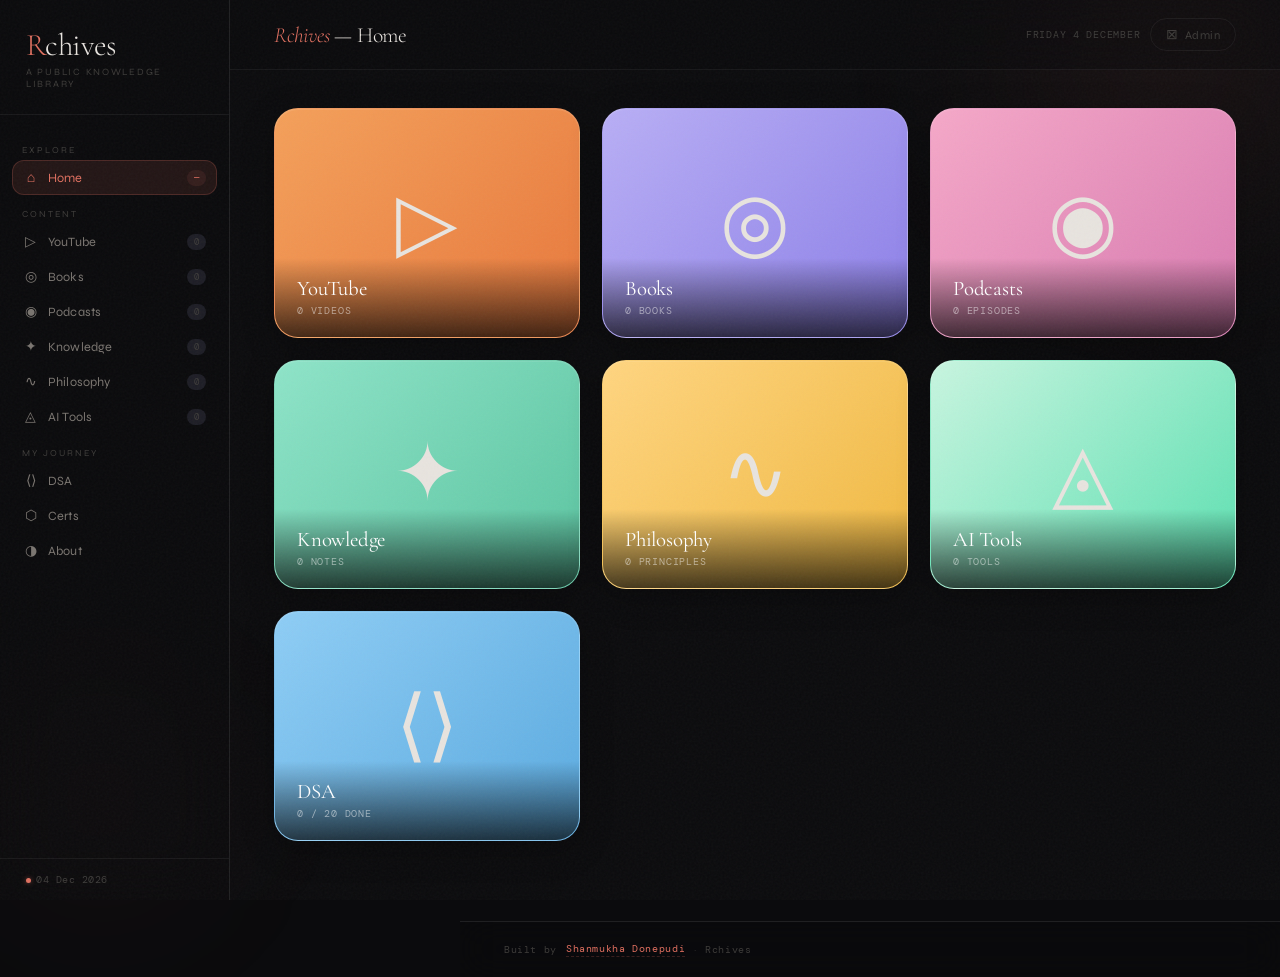
<file: rchives.html>
<!DOCTYPE html>
<html lang="en">
<head>
<meta charset="UTF-8">
<meta name="viewport" content="width=device-width, initial-scale=1.0">
<title>Rchives — A Public Knowledge Library</title>
<meta name="description" content="A curated public library of everything I consume — books, videos, podcasts, knowledge, and philosophy.">
<link href="https://fonts.googleapis.com/css2?family=Cormorant+Garamond:ital,wght@0,300;0,400;0,500;1,300;1,400&family=Syne:wght@300;400;500;600&family=DM+Mono:wght@300;400&display=swap" rel="stylesheet">
<style>
:root {
  --bg:#0b0b0d; --surface:#111115; --surface2:#17171d; --surface3:#1d1d25;
  --salmon:#e07060; --salmon-glow:rgba(224,112,96,0.11); --salmon-soft:#c9604e;
  --text:#e8e4df; --text-muted:#7a7570; --text-dim:#3e3c3a;
  --border:rgba(255,255,255,0.055); --border-salmon:rgba(224,112,96,0.22);
  --glass:rgba(255,255,255,0.03); --glass-border:rgba(255,255,255,0.09);
  --radius:20px; --radius-sm:12px; --radius-lg:32px; --sidebar:230px;
}
*,*::before,*::after{box-sizing:border-box;margin:0;padding:0}
html{scroll-behavior:smooth}
body{font-family:'Syne',sans-serif;background:var(--bg);color:var(--text);min-height:100vh;overflow-x:hidden}
body::after{content:'';position:fixed;inset:0;background-image:url("data:image/svg+xml,%3Csvg viewBox='0 0 512 512' xmlns='http://www.w3.org/2000/svg'%3E%3Cfilter id='n'%3E%3CfeTurbulence type='fractalNoise' baseFrequency='0.8' numOctaves='4' stitchTiles='stitch'/%3E%3C/filter%3E%3Crect width='100%25' height='100%25' filter='url(%23n)' opacity='0.04'/%3E%3C/svg%3E");pointer-events:none;z-index:9999;}
.blob{position:fixed;border-radius:50%;pointer-events:none;z-index:0;filter:blur(70px)}
.blob-1{width:520px;height:520px;background:radial-gradient(circle,rgba(224,112,96,0.08) 0%,transparent 70%);top:-200px;right:-150px;animation:d1 14s ease-in-out infinite alternate}
.blob-2{width:360px;height:360px;background:radial-gradient(circle,rgba(224,112,96,0.05) 0%,transparent 70%);bottom:-80px;left:-80px;animation:d2 18s ease-in-out infinite alternate}
@keyframes d1{to{transform:translate(30px,40px)}}
@keyframes d2{to{transform:translate(-20px,-30px)}}

/* SIDEBAR */
.sidebar{position:fixed;left:0;top:0;bottom:0;width:var(--sidebar);background:rgba(11,11,13,0.55);backdrop-filter:blur(28px);-webkit-backdrop-filter:blur(28px);border-right:1px solid var(--glass-border);display:flex;flex-direction:column;z-index:100;transition:transform .3s ease;}
.logo-wrap{padding:30px 26px 24px;border-bottom:1px solid var(--border)}
.logo{font-family:'Cormorant Garamond',serif;font-size:1.95rem;font-weight:300;letter-spacing:-0.02em;line-height:1}
.logo span{color:var(--salmon)}
.logo-tag{font-size:0.6rem;color:var(--text-dim);letter-spacing:0.18em;text-transform:uppercase;margin-top:5px}
.nav{flex:1;padding:16px 12px;overflow-y:auto}
.nav-lbl{font-size:0.57rem;letter-spacing:0.22em;text-transform:uppercase;color:var(--text-dim);padding:0 10px;margin:14px 0 4px}
.nav-item{display:flex;align-items:center;gap:9px;padding:8px 10px;border-radius:var(--radius-sm);cursor:pointer;font-size:0.79rem;color:var(--text-muted);font-weight:400;transition:all .18s;border:1px solid transparent;letter-spacing:0.01em;user-select:none;}
.nav-item:hover{color:var(--text);background:var(--surface2)}
.nav-item.active{color:var(--salmon);background:var(--salmon-glow);border-color:var(--border-salmon)}
.ni{font-size:0.87rem;width:16px;text-align:center}
.nbadge{margin-left:auto;font-size:0.57rem;font-family:'DM Mono',monospace;color:var(--text-dim);background:var(--surface3);padding:2px 7px;border-radius:50px;}
.nav-item.active .nbadge{color:var(--salmon);background:rgba(224,112,96,0.1)}
.sidebar-foot{padding:14px 26px;border-top:1px solid var(--border)}
.foot-date{font-family:'DM Mono',monospace;font-size:0.63rem;color:var(--text-dim);letter-spacing:0.05em}
.foot-dot{width:5px;height:5px;border-radius:50%;background:var(--salmon);display:inline-block;margin-right:5px;box-shadow:0 0 5px rgba(224,112,96,0.5);animation:blink 2.4s ease infinite}
@keyframes blink{0%,100%{opacity:1}50%{opacity:0.3}}

/* MAIN + TOPBAR */
.main{margin-left:var(--sidebar);min-height:100vh;position:relative;z-index:1}
.topbar{position:sticky;top:0;padding:18px 44px;display:flex;align-items:center;justify-content:space-between;gap:16px;border-bottom:1px solid var(--border);background:rgba(11,11,13,0.4);backdrop-filter:blur(32px);-webkit-backdrop-filter:blur(32px);z-index:50;}
.topbar-title{font-family:'Cormorant Garamond',serif;font-size:1.35rem;font-weight:300;letter-spacing:-0.01em}
.topbar-title em{color:var(--salmon);font-style:italic}
.topbar-right{display:flex;align-items:center;gap:10px}
.topbar-meta{font-size:0.64rem;font-family:'DM Mono',monospace;color:var(--text-dim);letter-spacing:0.07em}

/* BUTTONS */
.add-btn{display:none;align-items:center;gap:7px;padding:8px 18px;background:var(--salmon-glow);border:1px solid var(--border-salmon);border-radius:50px;color:var(--salmon);font-size:0.75rem;font-family:'Syne',sans-serif;font-weight:600;cursor:pointer;transition:all .22s;letter-spacing:0.05em;white-space:nowrap;}
.add-btn.visible{display:flex}
.add-btn:hover{background:rgba(224,112,96,0.2);box-shadow:0 0 18px rgba(224,112,96,0.15)}
.manage-btn{display:none;align-items:center;gap:6px;padding:7px 15px;background:var(--glass);backdrop-filter:blur(10px);-webkit-backdrop-filter:blur(10px);border:1px solid var(--glass-border);border-radius:50px;color:var(--text-muted);font-size:.72rem;font-family:'Syne',sans-serif;cursor:pointer;transition:all .18s;white-space:nowrap;}
.manage-btn.visible{display:flex}
.manage-btn:hover{border-color:var(--border-salmon);color:var(--text)}
.manage-btn.on{background:rgba(255,80,80,.08);border-color:rgba(255,80,80,.25);color:#ff6060}
.lock-btn{display:flex;align-items:center;gap:6px;padding:7px 15px;background:transparent;border:1px solid var(--border);border-radius:50px;color:var(--text-dim);font-size:.72rem;font-family:'Syne',sans-serif;cursor:pointer;transition:all .22s;letter-spacing:0.04em;white-space:nowrap;}
.lock-btn:hover{border-color:var(--border-salmon);color:var(--text-muted)}
.lock-btn.authed{border-color:rgba(74,222,128,.28);color:#4ade80;background:rgba(74,222,128,.05)}
.lock-btn.authed:hover{background:rgba(74,222,128,.1)}
.lock-icon{font-size:.85rem;display:inline-block;transition:transform .3s}
.lock-btn:hover .lock-icon{transform:rotate(-12deg)}

/* AUTH OVERLAY */
.auth-bg{position:fixed;inset:0;background:rgba(0,0,0,.84);backdrop-filter:blur(20px);-webkit-backdrop-filter:blur(20px);z-index:2000;display:none;align-items:center;justify-content:center;}
.auth-bg.open{display:flex;animation:mfade .2s ease}
.auth-box{width:320px;text-align:center;position:relative;animation:mslide .3s cubic-bezier(.34,1.56,.64,1)}
.auth-emblem{font-size:2.8rem;margin-bottom:16px;display:block;animation:lockbob 3s ease-in-out infinite;filter:drop-shadow(0 0 14px rgba(224,112,96,.4))}
@keyframes lockbob{0%,100%{transform:translateY(0)}50%{transform:translateY(-5px)}}
.auth-title{font-family:'Cormorant Garamond',serif;font-size:1.65rem;font-weight:300;color:var(--text);margin-bottom:3px}
.auth-sub{font-size:.59rem;color:var(--text-dim);letter-spacing:.18em;text-transform:uppercase;margin-bottom:26px}
.auth-field{width:100%;background:rgba(255,255,255,.06);border:1px solid var(--glass-border);border-radius:var(--radius-sm);padding:11px 14px;color:var(--text);font-size:.82rem;font-family:'DM Mono',monospace;outline:none;text-align:center;letter-spacing:.07em;margin-bottom:9px;transition:all .2s;}
.auth-field:focus{border-color:var(--border-salmon);box-shadow:0 0 0 3px var(--salmon-glow)}
.auth-field::placeholder{color:var(--text-dim);letter-spacing:.03em;font-family:'Syne',sans-serif}
.auth-go{width:100%;padding:12px;margin-top:4px;background:linear-gradient(135deg,var(--salmon-soft),var(--salmon));border:none;border-radius:50px;color:#fff;font-size:.78rem;font-family:'Syne',sans-serif;font-weight:700;cursor:pointer;letter-spacing:.09em;text-transform:uppercase;transition:all .22s;}
.auth-go:hover{box-shadow:0 8px 24px rgba(224,112,96,.3);transform:translateY(-1px)}
.auth-err{font-size:.66rem;color:#ff6060;min-height:15px;margin-top:8px;font-family:'DM Mono',monospace}
.auth-close-x{position:absolute;top:-40px;right:0;width:30px;height:30px;border-radius:50%;border:1px solid var(--border);background:transparent;color:var(--text-dim);cursor:pointer;font-size:.82rem;display:flex;align-items:center;justify-content:center;transition:all .18s;}
.auth-close-x:hover{border-color:var(--border-salmon);color:var(--salmon)}

/* HOME GRID */
.home-grid{display:grid;grid-template-columns:repeat(3,1fr);gap:22px;padding:38px 44px 80px;}
.sec-block{border-radius:24px;overflow:hidden;cursor:pointer;transition:transform .25s ease,box-shadow .25s ease;position:relative;aspect-ratio:4/3;display:flex;flex-direction:column;justify-content:flex-end;border:1px solid rgba(255,255,255,0.12);backdrop-filter:blur(10px);-webkit-backdrop-filter:blur(10px);box-shadow:0 8px 32px rgba(0,0,0,0.3),inset 0 1px 0 rgba(255,255,255,0.08);}
.sec-block:hover{transform:translateY(-6px) scale(1.02);box-shadow:0 24px 60px rgba(0,0,0,0.5)}
.sec-block-art{position:absolute;inset:0;display:flex;align-items:center;justify-content:center;font-size:5rem;transition:transform .3s ease;}
.sec-block:hover .sec-block-art{transform:scale(1.08)}
.sec-block-footer{position:relative;z-index:2;padding:18px 22px 20px;background:linear-gradient(to top,rgba(0,0,0,0.72) 0%,transparent 100%);}
.sec-block-name{font-family:'Cormorant Garamond',serif;font-size:1.3rem;font-weight:400;color:#fff;letter-spacing:-0.01em;margin-bottom:3px}
.sec-block-count{font-size:0.62rem;font-family:'DM Mono',monospace;color:rgba(255,255,255,0.5);letter-spacing:0.08em;text-transform:uppercase}
.sb-videos   {background:linear-gradient(135deg,#f4a05a 0%,#e8783c 100%)}
.sb-books    {background:linear-gradient(135deg,#b8aef5 0%,#8c7fe8 100%)}
.sb-podcasts {background:linear-gradient(135deg,#f5a8c8 0%,#d87ab0 100%)}
.sb-knowledge{background:linear-gradient(135deg,#8ee4c8 0%,#5ac4a0 100%)}
.sb-philosophy{background:linear-gradient(135deg,#ffd580 0%,#f0b840 100%)}
.sb-dsa      {background:linear-gradient(135deg,#8ecdf5 0%,#5aaae0 100%)}
.sb-aitools  {background:linear-gradient(135deg,#c8f5e0 0%,#5ae0b0 100%)}

/* PAGES */
.page{display:none;padding:42px 44px 80px;animation:appear .28s ease both}
.page.active{display:block}
.page#page-home{padding:0}
@keyframes appear{from{opacity:0;transform:translateY(8px)}to{opacity:1;transform:none}}

/* SECTION HEADER */
.sec{display:flex;align-items:baseline;gap:11px;margin-bottom:18px}
.sec-title{font-family:'Cormorant Garamond',serif;font-size:1.38rem;font-weight:400;letter-spacing:-0.01em}
.sec-count{font-size:0.63rem;font-family:'DM Mono',monospace;color:var(--text-dim);letter-spacing:0.05em}

/* GRID + CARDS */
.grid{display:grid;grid-template-columns:repeat(auto-fill,minmax(262px,1fr));gap:13px;margin-bottom:48px}
#grid-books{grid-template-columns:repeat(auto-fill,minmax(180px,1fr))}
.card{background:var(--glass);backdrop-filter:blur(16px);-webkit-backdrop-filter:blur(16px);border:1px solid var(--glass-border);border-radius:var(--radius);padding:0;transition:all .22s;position:relative;overflow:hidden;display:flex;flex-direction:column;}
.card::before{content:'';position:absolute;top:0;left:0;width:2px;height:0;background:linear-gradient(180deg,var(--salmon),transparent);transition:height .3s;border-radius:2px;z-index:1}
.card:hover{border-color:var(--border-salmon);transform:translateY(-2px);box-shadow:0 12px 38px rgba(0,0,0,0.35),0 0 22px rgba(224,112,96,0.06)}
.card:hover::before{height:100%}
.card-thumb-wrap{width:100%;overflow:hidden}
.card-thumb{width:100%;aspect-ratio:16/9;object-fit:cover;display:block;background:var(--surface3)}
.card-thumb.book-cover{aspect-ratio:2/3;object-fit:cover;object-position:top}
.card-body{padding:18px 20px;flex:1;display:flex;flex-direction:column}
.card-pill{display:inline-flex;align-items:center;gap:5px;font-size:0.58rem;letter-spacing:0.14em;text-transform:uppercase;color:var(--salmon);background:var(--salmon-glow);border:1px solid var(--border-salmon);padding:3px 9px;border-radius:50px;margin-bottom:12px;font-weight:600}
.card-title{font-family:'Cormorant Garamond',serif;font-size:1.13rem;font-weight:400;line-height:1.35;margin-bottom:6px;color:var(--text)}
.card-title a{color:inherit;text-decoration:none;transition:color .18s}
.card-title a:hover{color:var(--salmon)}
.card-author{font-size:0.67rem;color:var(--text-muted);font-family:'DM Mono',monospace;margin-bottom:9px;letter-spacing:0.03em}
.card-note{font-size:0.77rem;color:var(--text-muted);line-height:1.65;display:-webkit-box;-webkit-line-clamp:3;-webkit-box-orient:vertical;overflow:hidden;margin-bottom:10px}
.chips{display:flex;flex-wrap:wrap;gap:5px}
.chip{padding:2px 8px;border:1px solid var(--border);border-radius:50px;font-size:0.59rem;color:var(--text-dim);letter-spacing:0.07em;text-transform:uppercase}
.card-date{margin-top:auto;padding-top:10px;font-size:0.6rem;color:var(--text-dim);font-family:'DM Mono',monospace;letter-spacing:0.04em}
.card-del{position:absolute;top:10px;right:10px;width:24px;height:24px;border-radius:50%;border:1px solid var(--border);background:rgba(11,11,13,.8);color:var(--text-dim);font-size:.68rem;cursor:pointer;display:flex;align-items:center;justify-content:center;opacity:0;transition:all .18s;z-index:2;backdrop-filter:blur(4px)}
.card:hover .card-del{opacity:1}
.card-del:hover{background:rgba(224,112,96,.15);color:var(--salmon);border-color:var(--border-salmon)}

/* PHILOSOPHY */
.quote-block{background:var(--glass);backdrop-filter:blur(12px);-webkit-backdrop-filter:blur(12px);border:1px solid var(--glass-border);border-left:2px solid var(--salmon);border-radius:0 var(--radius) var(--radius) 0;padding:22px 26px;margin-bottom:11px;transition:all .2s;position:relative}
.quote-block:hover{border-left-width:3px;transform:translateX(4px);box-shadow:0 4px 26px rgba(224,112,96,0.07)}
.quote-text{font-family:'Cormorant Garamond',serif;font-size:1.28rem;font-weight:300;font-style:italic;line-height:1.6;color:var(--text);margin-bottom:9px}
.quote-source{font-size:0.66rem;color:var(--text-muted);letter-spacing:0.1em;text-transform:uppercase;font-family:'DM Mono',monospace}
.quote-note{font-size:0.77rem;color:var(--text-muted);line-height:1.65;margin-top:9px}

/* DSA */
.dsa-grid{display:grid;grid-template-columns:repeat(auto-fill,minmax(112px,1fr));gap:9px;margin-bottom:34px}
.dsa-chip{background:var(--glass);backdrop-filter:blur(10px);-webkit-backdrop-filter:blur(10px);border:1px solid var(--glass-border);border-radius:var(--radius-sm);padding:14px 10px;text-align:center;transition:all .18s}
.dsa-chip.done{border-color:var(--border-salmon);background:var(--salmon-glow)}
.dsa-chip:hover{transform:translateY(-2px);box-shadow:0 6px 18px rgba(0,0,0,0.28)}
.dsa-ico{font-size:1.3rem;margin-bottom:5px}
.dsa-name{font-size:0.67rem;color:var(--text-muted)}
.dsa-chip.done .dsa-name{color:var(--salmon)}
.dsa-check{font-size:0.52rem;color:var(--salmon);margin-top:3px;letter-spacing:0.06em;text-transform:uppercase}

/* CERTS */
.cert-row{display:flex;flex-wrap:wrap;gap:9px}
.cert-tag{display:inline-flex;align-items:center;gap:7px;padding:9px 15px;background:var(--glass);backdrop-filter:blur(10px);-webkit-backdrop-filter:blur(10px);border:1px solid var(--glass-border);border-radius:50px;font-size:0.74rem;color:var(--text-muted);transition:all .18s}
.cert-tag:hover{transform:translateY(-1px);box-shadow:0 4px 14px rgba(0,0,0,0.28)}
.cert-tag.done{border-color:var(--border-salmon);color:var(--salmon);background:var(--salmon-glow)}
.cert-tag.inprog{border-color:rgba(212,168,67,0.3);color:#d4a843;background:rgba(212,168,67,0.08)}
.cert-dot{width:5px;height:5px;border-radius:50%;background:currentColor;flex-shrink:0}
.cert-tag.done .cert-dot{box-shadow:0 0 5px rgba(224,112,96,0.6);animation:pulse 2.2s ease infinite}
@keyframes pulse{0%,100%{opacity:1}50%{opacity:0.35}}
.cert-status{font-size:0.57rem;opacity:0.6;letter-spacing:0.06em;text-transform:uppercase;font-family:'DM Mono',monospace}

/* PROGRESS */
.prog-item{margin-bottom:18px}
.prog-top{display:flex;justify-content:space-between;align-items:center;margin-bottom:7px}
.prog-label{font-size:0.76rem;color:var(--text-muted)}
.prog-pct{font-size:0.67rem;color:var(--salmon);font-family:'DM Mono',monospace}
.prog-bar{height:3px;background:var(--surface3);border-radius:50px;overflow:hidden}
.prog-fill{height:100%;background:linear-gradient(90deg,var(--salmon-soft),var(--salmon));border-radius:50px;box-shadow:0 0 5px rgba(224,112,96,0.3);transition:width .9s cubic-bezier(.4,0,.2,1)}

/* ABOUT */
.about-panel{background:var(--glass);backdrop-filter:blur(16px);-webkit-backdrop-filter:blur(16px);border:1px solid var(--glass-border);border-radius:var(--radius-lg);padding:34px 38px;margin-bottom:26px;display:grid;grid-template-columns:1fr 1fr;gap:34px}
.about-label{font-size:0.6rem;letter-spacing:0.16em;text-transform:uppercase;color:var(--text-dim);margin-bottom:9px}
.about-val{font-family:'Cormorant Garamond',serif;font-size:1.02rem;font-weight:300;color:var(--text-muted);line-height:1.8}
.mantra{font-family:'Cormorant Garamond',serif;font-size:0.97rem;font-style:italic;color:var(--text-muted);line-height:1.7;padding:12px 0 12px 17px;border-bottom:1px solid var(--border);position:relative}
.mantra::before{content:'"';position:absolute;left:0;top:11px;color:var(--salmon);font-size:1.4rem;opacity:0.4;line-height:1}
.mantra:last-child{border-bottom:none}

/* EMPTY */
.empty{grid-column:1/-1;padding:48px 20px;text-align:center;border:1px dashed var(--border);border-radius:var(--radius-lg)}
.empty-ico{font-size:1.9rem;opacity:0.18;margin-bottom:9px}
.empty-title{font-family:'Cormorant Garamond',serif;font-size:1.05rem;color:var(--text-dim);font-weight:300}
.empty-sub{font-size:0.72rem;color:var(--text-dim);margin-top:5px;opacity:.7}
.divider{height:1px;background:var(--border);margin:38px 0}

/* MODAL */
.modal-bg{position:fixed;inset:0;background:rgba(0,0,0,0.75);backdrop-filter:blur(12px);z-index:1000;display:none;align-items:center;justify-content:center;padding:20px}
.modal-bg.open{display:flex;animation:mfade .18s ease}
@keyframes mfade{from{opacity:0}to{opacity:1}}
.modal{background:rgba(17,17,21,0.5);backdrop-filter:blur(28px);-webkit-backdrop-filter:blur(28px);border:1px solid var(--glass-border);border-radius:var(--radius-lg);padding:36px;width:500px;max-width:100%;max-height:88vh;overflow-y:auto;animation:mslide .26s cubic-bezier(.34,1.56,.64,1);position:relative}
@keyframes mslide{from{opacity:0;transform:translateY(24px) scale(.97)}to{opacity:1;transform:none}}
.modal-title{font-family:'Cormorant Garamond',serif;font-size:1.5rem;font-weight:300;margin-bottom:24px;letter-spacing:-.01em}
.modal-title em{color:var(--salmon);font-style:italic}
.modal-x{position:absolute;top:18px;right:18px;width:30px;height:30px;border-radius:50%;border:1px solid var(--border);background:transparent;color:var(--text-muted);cursor:pointer;font-size:.88rem;display:flex;align-items:center;justify-content:center;transition:all .18s}
.modal-x:hover{border-color:var(--border-salmon);color:var(--salmon)}
.fg{margin-bottom:17px}
.fg label{display:block;font-size:0.66rem;letter-spacing:0.13em;text-transform:uppercase;color:var(--text-muted);margin-bottom:6px;font-weight:500}
.fg input,.fg select,.fg textarea{width:100%;background:var(--surface2);border:1px solid var(--border);border-radius:var(--radius-sm);padding:10px 13px;color:var(--text);font-size:0.82rem;font-family:'Syne',sans-serif;outline:none;transition:all .18s;appearance:none}
.fg input:focus,.fg select:focus,.fg textarea:focus{border-color:var(--border-salmon);box-shadow:0 0 0 3px var(--salmon-glow)}
.fg textarea{resize:vertical;min-height:80px;line-height:1.6}
select option{background:var(--surface2)}
.type-grid{display:grid;grid-template-columns:repeat(3,1fr);gap:7px;margin-bottom:17px}
.type-opt{padding:10px 6px;border:1px solid var(--border);border-radius:var(--radius-sm);text-align:center;cursor:pointer;font-size:0.69rem;color:var(--text-muted);transition:all .17s;letter-spacing:.04em;user-select:none}
.type-opt:hover{border-color:var(--border-salmon);color:var(--text)}
.type-opt.sel{border-color:var(--salmon);color:var(--salmon);background:var(--salmon-glow)}
.type-opt .ti{font-size:1.2rem;display:block;margin-bottom:3px}
.yt-extra,.aitool-extra,.book-extra{display:none;margin-bottom:17px}
.thumb-preview{width:100%;aspect-ratio:16/9;object-fit:cover;border-radius:var(--radius-sm);border:1px solid var(--border);margin-top:8px;display:none;background:var(--surface3)}
.thumb-preview.show{display:block}
.cover-preview{width:80px;border-radius:6px;border:1px solid var(--border);margin-top:8px;display:none}
.cover-preview.show{display:block}
.save-btn{width:100%;padding:12px;background:linear-gradient(135deg,var(--salmon-soft),var(--salmon));border:none;border-radius:50px;color:#fff;font-size:0.82rem;font-family:'Syne',sans-serif;font-weight:600;cursor:pointer;letter-spacing:.05em;transition:all .22s;margin-top:4px}
.save-btn:hover{box-shadow:0 8px 26px rgba(224,112,96,.3);transform:translateY(-1px)}

/* BACK BUTTON */
.back-btn{display:inline-flex;align-items:center;gap:8px;padding:8px 16px;background:transparent;border:1px solid var(--border);border-radius:50px;color:var(--text-muted);font-size:0.72rem;font-family:'Syne',sans-serif;cursor:pointer;transition:all .2s;letter-spacing:0.04em;margin-bottom:28px;}
.back-btn:hover{border-color:var(--border-salmon);color:var(--salmon);background:var(--salmon-glow)}
.back-btn .ba{font-size:0.85rem;transition:transform .2s}
.back-btn:hover .ba{transform:translateX(-3px)}

/* FOOTER */
.site-footer{margin-left:var(--sidebar);padding:20px 44px;border-top:1px solid var(--glass-border);display:flex;align-items:center;gap:9px;background:rgba(11,11,13,0.35);backdrop-filter:blur(20px);-webkit-backdrop-filter:blur(20px);position:relative;z-index:1;}
.footer-text{font-size:0.65rem;color:var(--text-dim);font-family:'DM Mono',monospace;letter-spacing:0.06em}
.footer-link{font-size:0.65rem;font-family:'DM Mono',monospace;color:var(--salmon);text-decoration:none;letter-spacing:0.06em;border-bottom:1px dashed var(--border-salmon);padding-bottom:1px;transition:all .18s;}
.footer-link:hover{color:var(--text);border-color:var(--text-muted)}
.footer-dot{color:var(--text-dim);font-size:0.65rem;opacity:0.5}

::-webkit-scrollbar{width:3px}
::-webkit-scrollbar-track{background:transparent}
::-webkit-scrollbar-thumb{background:var(--surface3);border-radius:4px}

.mob-btn{display:none;position:fixed;top:13px;left:13px;z-index:200;width:34px;height:34px;background:var(--glass);backdrop-filter:blur(16px);-webkit-backdrop-filter:blur(16px);border:1px solid var(--glass-border);border-radius:10px;align-items:center;justify-content:center;cursor:pointer;font-size:.95rem;color:var(--text-muted)}
.mob-ov{display:none;position:fixed;inset:0;background:rgba(0,0,0,.55);z-index:99}
.mob-ov.open{display:block}

@media(max-width:860px){
  .sidebar{transform:translateX(-100%)}
  .sidebar.open{transform:none}
  .main{margin-left:0}
  .page{padding:26px 18px 60px}
  .page#page-home{padding:0}
  .topbar{padding:15px 18px 15px 58px}
  .about-panel{grid-template-columns:1fr;gap:22px}
  .mob-btn{display:flex}
  .topbar-meta{display:none}
  .type-grid{grid-template-columns:repeat(2,1fr)}
  .home-grid{grid-template-columns:repeat(2,1fr);padding:20px 18px 60px;gap:14px}
  .sec-block-art{font-size:3.5rem}
  .sec-block-name{font-size:1.1rem}
  .site-footer{margin-left:0;padding:16px 20px}
}
@media(max-width:540px){
  .home-grid{grid-template-columns:1fr 1fr}
}
</style>
</head>
<body>

<div class="blob blob-1"></div>
<div class="blob blob-2"></div>
<div class="mob-ov" id="ov" onclick="closeSidebar()"></div>
<button class="mob-btn" onclick="toggleSidebar()">☰</button>

<aside class="sidebar" id="sidebar">
  <div class="logo-wrap">
    <div class="logo"><span>R</span>chives</div>
    <div class="logo-tag">A public knowledge library</div>
  </div>
  <nav class="nav">
    <div class="nav-lbl">Explore</div>
    <div class="nav-item active" onclick="goto('home',this)"><span class="ni">⌂</span> Home <span class="nbadge" id="b-home">—</span></div>
    <div class="nav-lbl">Content</div>
    <div class="nav-item" onclick="goto('videos',this)"><span class="ni">▷</span> YouTube <span class="nbadge" id="b-videos">0</span></div>
    <div class="nav-item" onclick="goto('books',this)"><span class="ni">◎</span> Books <span class="nbadge" id="b-books">0</span></div>
    <div class="nav-item" onclick="goto('podcasts',this)"><span class="ni">◉</span> Podcasts <span class="nbadge" id="b-podcasts">0</span></div>
    <div class="nav-item" onclick="goto('knowledge',this)"><span class="ni">✦</span> Knowledge <span class="nbadge" id="b-knowledge">0</span></div>
    <div class="nav-item" onclick="goto('philosophy',this)"><span class="ni">∿</span> Philosophy <span class="nbadge" id="b-philosophy">0</span></div>
    <div class="nav-item" onclick="goto('aitools',this)"><span class="ni">◬</span> AI Tools <span class="nbadge" id="b-aitools">0</span></div>
    <div class="nav-lbl">My Journey</div>
    <div class="nav-item" onclick="goto('dsa',this)"><span class="ni">⟨⟩</span> DSA</div>
    <div class="nav-item" onclick="goto('certs',this)"><span class="ni">⬡</span> Certs</div>
    <div class="nav-item" onclick="goto('about',this)"><span class="ni">◑</span> About</div>
  </nav>
  <div class="sidebar-foot">
    <div class="foot-date"><span class="foot-dot"></span><span id="foot-date"></span></div>
  </div>
</aside>

<main class="main">
  <div class="topbar">
    <div class="topbar-title" id="topbar-title"><em>Rchives</em> — Home</div>
    <div class="topbar-right">
      <span class="topbar-meta" id="topbar-meta"></span>
      <button class="manage-btn" id="manage-btn" onclick="toggleManage()">✏ Manage</button>
      <button class="add-btn" id="add-btn" onclick="openModal()"><span>＋</span> Add Entry</button>
      <button class="lock-btn" id="lock-btn" onclick="handleLock()">
        <span class="lock-icon" id="lock-icon">⊠</span>
        <span id="lock-label">Admin</span>
      </button>
    </div>
  </div>

  <section class="page active" id="page-home">
    <div class="home-grid" id="home-grid"></div>
  </section>

  <section class="page" id="page-videos">
    <button class="back-btn" onclick="goHome()"><span class="ba">←</span> Back</button>
    <div class="sec"><div class="sec-title">YouTube ▷</div><div class="sec-count" id="cnt-videos"></div></div>
    <div class="grid" id="grid-videos"></div>
  </section>

  <section class="page" id="page-books">
    <button class="back-btn" onclick="goHome()"><span class="ba">←</span> Back</button>
    <div class="sec"><div class="sec-title">Books ◎</div><div class="sec-count" id="cnt-books"></div></div>
    <div class="grid" id="grid-books"></div>
  </section>

  <section class="page" id="page-podcasts">
    <button class="back-btn" onclick="goHome()"><span class="ba">←</span> Back</button>
    <div class="sec"><div class="sec-title">Podcasts ◉</div><div class="sec-count" id="cnt-podcasts"></div></div>
    <div class="grid" id="grid-podcasts"></div>
  </section>

  <section class="page" id="page-knowledge">
    <button class="back-btn" onclick="goHome()"><span class="ba">←</span> Back</button>
    <div class="sec"><div class="sec-title">Knowledge ✦</div><div class="sec-count" id="cnt-knowledge"></div></div>
    <div class="grid" id="grid-knowledge"></div>
  </section>

  <section class="page" id="page-philosophy">
    <button class="back-btn" onclick="goHome()"><span class="ba">←</span> Back</button>
    <div class="sec"><div class="sec-title">Life Philosophies ∿</div><div class="sec-count" id="cnt-philosophy"></div></div>
    <div id="grid-philosophy"></div>
  </section>

  <section class="page" id="page-aitools">
    <button class="back-btn" onclick="goHome()"><span class="ba">←</span> Back</button>
    <div class="sec"><div class="sec-title">AI Tools ◬</div><div class="sec-count" id="cnt-aitools"></div></div>
    <div class="grid" id="grid-aitools"></div>
  </section>

  <section class="page" id="page-dsa">
    <button class="back-btn" onclick="goHome()"><span class="ba">←</span> Back</button>
    <div class="sec"><div class="sec-title">Core Topics</div><div class="sec-count" id="dsa-count"></div></div>
    <div class="dsa-grid" id="dsa-grid"></div>
    <div class="divider"></div>
    <div class="sec"><div class="sec-title">Completion</div></div>
    <div style="max-width:450px">
      <div class="prog-item">
        <div class="prog-top"><span class="prog-label">Topics Mastered</span><span class="prog-pct" id="pp-dsa"></span></div>
        <div class="prog-bar"><div class="prog-fill" id="pf-dsa"></div></div>
      </div>
    </div>
  </section>

  <section class="page" id="page-certs">
    <button class="back-btn" onclick="goHome()"><span class="ba">←</span> Back</button>
    <div class="sec"><div class="sec-title">All Certifications</div></div>
    <div class="cert-row" id="cert-row"></div>
    <div class="divider"></div>
    <div class="sec"><div class="sec-title">Progress Overview</div></div>
    <div style="max-width:450px">
      <div class="prog-item">
        <div class="prog-top"><span class="prog-label">Certifications Completed</span><span class="prog-pct" id="pp-cert"></span></div>
        <div class="prog-bar"><div class="prog-fill" id="pf-cert"></div></div>
      </div>
      <div class="prog-item">
        <div class="prog-top"><span class="prog-label">DSA Topics Mastered</span><span class="prog-pct" id="pp-cert-dsa"></span></div>
        <div class="prog-bar"><div class="prog-fill" id="pf-cert-dsa"></div></div>
      </div>
      <div class="prog-item">
        <div class="prog-top"><span class="prog-label">Content Archived (goal: 50)</span><span class="prog-pct" id="pp-content"></span></div>
        <div class="prog-bar"><div class="prog-fill" id="pf-content"></div></div>
      </div>
    </div>
  </section>

  <section class="page" id="page-about">
    <button class="back-btn" onclick="goHome()"><span class="ba">←</span> Back</button>
    <div class="about-panel">
      <div>
        <div class="about-label">What is Rchives?</div>
        <div class="about-val">A public archive of everything I consume and learn — books, videos, ideas, philosophies, and knowledge worth preserving. A second brain, open to the world.</div>
      </div>
      <div>
        <div class="about-label">Why public?</div>
        <div class="about-val">Good ideas deserve to be shared. If something I've read or watched resonates with you too, this library has served its purpose.</div>
      </div>
      <div>
        <div class="about-label">Current Focus</div>
        <div class="about-val">DSA, certifications, and building strong software fundamentals. Documenting the journey in real time.</div>
      </div>
      <div>
        <div class="about-label">Mantras I Live By</div>
        <div>
          <div class="mantra">Be so good they can't ignore you.</div>
          <div class="mantra">Discipline equals freedom.</div>
          <div class="mantra">Every day is a chance to be the greatest version of yourself.</div>
          <div class="mantra">Show up even when you don't feel like it — that's who you're becoming.</div>
        </div>
      </div>
    </div>
  </section>

  <footer class="site-footer">
    <span class="footer-text">Built by</span>
    <a class="footer-link" href="https://shanmukha-delta.vercel.app/" target="_blank" rel="noopener">Shanmukha Donepudi</a>
    <span class="footer-dot">·</span>
    <span class="footer-text">Rchives</span>
  </footer>
</main>

<!-- AUTH MODAL -->
<div class="auth-bg" id="auth-bg" onclick="authBgClose(event)">
  <div class="auth-box">
    <button class="auth-close-x" onclick="closeAuth()">✕</button>
    <span class="auth-emblem">⊠</span>
    <div class="auth-title">Admin Access</div>
    <div class="auth-sub">Rchives — Restricted</div>
    <input class="auth-field" type="text" id="auth-user" placeholder="Username" autocomplete="off" spellcheck="false">
    <input class="auth-field" type="password" id="auth-pass" placeholder="Password" autocomplete="off" onkeydown="if(event.key==='Enter')submitAuth()">
    <button class="auth-go" onclick="submitAuth()">Unlock →</button>
    <div class="auth-err" id="auth-err"></div>
  </div>
</div>

<!-- ADD ENTRY MODAL -->
<div class="modal-bg" id="modal-bg" onclick="bgClose(event)">
  <div class="modal">
    <div class="modal-title">Add to <em>Rchives</em></div>
    <button class="modal-x" onclick="closeModal()">✕</button>
    <div style="margin-bottom:17px">
      <label style="display:block;font-size:.66rem;letter-spacing:.13em;text-transform:uppercase;color:var(--text-muted);margin-bottom:7px;font-weight:500">Type</label>
      <div class="type-grid">
        <div class="type-opt sel" onclick="pickType('video',this)"><span class="ti">▷</span>YouTube</div>
        <div class="type-opt" onclick="pickType('book',this)"><span class="ti">◎</span>Book</div>
        <div class="type-opt" onclick="pickType('podcast',this)"><span class="ti">◉</span>Podcast</div>
        <div class="type-opt" onclick="pickType('knowledge',this)"><span class="ti">✦</span>Knowledge</div>
        <div class="type-opt" onclick="pickType('philosophy',this)"><span class="ti">∿</span>Philosophy</div>
        <div class="type-opt" onclick="pickType('aitool',this)"><span class="ti">◬</span>AI Tool</div>
        <div class="type-opt" onclick="pickType('dsa-note',this)"><span class="ti">⟨⟩</span>DSA Note</div>
      </div>
    </div>
    <div class="fg">
      <label>Title / Quote</label>
      <input type="text" id="e-title" placeholder="What's the title or quote?">
    </div>
    <div class="fg">
      <label id="e-author-lbl">Creator / Author</label>
      <input type="text" id="e-author" placeholder="By whom?">
    </div>
    <!-- YouTube -->
    <div class="yt-extra" id="yt-extra">
      <label style="display:block;font-size:.66rem;letter-spacing:.13em;text-transform:uppercase;color:var(--text-muted);margin-bottom:6px;font-weight:500">YouTube URL</label>
      <input type="url" id="e-yturl" placeholder="https://youtube.com/watch?v=…" oninput="previewThumb(this.value)">
      <img id="thumb-prev" class="thumb-preview" alt="thumbnail preview">
    </div>
    <!-- AI Tool -->
    <div class="aitool-extra" id="aitool-extra">
      <label style="display:block;font-size:.66rem;letter-spacing:.13em;text-transform:uppercase;color:var(--text-muted);margin-bottom:6px;font-weight:500">Tool URL</label>
      <input type="url" id="e-toolurl" placeholder="https://tool.com">
    </div>
    <!-- Book -->
    <div class="book-extra" id="book-extra">
      <label style="display:block;font-size:.66rem;letter-spacing:.13em;text-transform:uppercase;color:var(--text-muted);margin-bottom:6px;font-weight:500">Book Cover Image URL</label>
      <input type="url" id="e-coverurl" placeholder="https://covers.openlibrary.org/…" oninput="previewCover(this.value)">
      <img id="cover-prev" class="cover-preview" alt="cover preview">
      <label style="display:block;font-size:.66rem;letter-spacing:.13em;text-transform:uppercase;color:var(--text-muted);margin-bottom:6px;font-weight:500;margin-top:12px">Buy Link</label>
      <input type="url" id="e-buyurl" placeholder="https://amazon.in/…">
    </div>
    <div class="fg">
      <label>Tags <span style="color:var(--text-dim);font-weight:300">(comma separated)</span></label>
      <input type="text" id="e-tags" placeholder="e.g. philosophy, dsa, habits">
    </div>
    <div class="fg">
      <label>Notes / Takeaway</label>
      <textarea id="e-notes" placeholder="Key ideas, quotes, what you learned…"></textarea>
    </div>
    <button class="save-btn" onclick="saveEntry()">Add to Library →</button>
  </div>
</div>

<script>
/* ═══ STATIC DATA ═══ */
const DSA_TOPICS = [
  {id:'arrays',name:'Arrays',icon:'▦',done:false},{id:'strings',name:'Strings',icon:'∑',done:false},
  {id:'ll',name:'Linked List',icon:'◌',done:false},{id:'stacks',name:'Stacks',icon:'⊟',done:false},
  {id:'queues',name:'Queues',icon:'⊞',done:false},{id:'trees',name:'Trees',icon:'⊤',done:false},
  {id:'graphs',name:'Graphs',icon:'⬡',done:false},{id:'dp',name:'Dyn. Prog.',icon:'◈',done:false},
  {id:'sorting',name:'Sorting',icon:'↕',done:false},{id:'searching',name:'Searching',icon:'⊛',done:false},
  {id:'hashing',name:'Hashing',icon:'⊕',done:false},{id:'heap',name:'Heap / PQ',icon:'△',done:false},
  {id:'trie',name:'Trie',icon:'⊳',done:false},{id:'bt',name:'Backtracking',icon:'↺',done:false},
  {id:'greedy',name:'Greedy',icon:'→',done:false},{id:'bit',name:'Bit Manip.',icon:'⊗',done:false},
  {id:'twoptr',name:'Two Pointer',icon:'⇔',done:false},{id:'sliding',name:'Sliding Win.',icon:'⊡',done:false},
  {id:'recursion',name:'Recursion',icon:'∞',done:false},{id:'seg',name:'Seg. Tree',icon:'⊾',done:false},
];
const CERTS_DEFAULT = [
  {name:'AWS Cloud Practitioner',status:'planned'},
  {name:'Google Data Analytics',status:'in-progress'},
  {name:'Meta Front-End Developer',status:'planned'},
  {name:'HackerRank Problem Solving',status:'done'},
  {name:'freeCodeCamp JS Algorithms',status:'in-progress'},
];

/* ═══ STATE ═══ */
const KEY='rchives_lib_v1', DSA_KEY='rchives_dsa_v1', CERT_KEY='rchives_certs_v1', SESSION_KEY='rchives_auth';
function loadLib(){try{return JSON.parse(localStorage.getItem(KEY)||'[]')}catch{return[]}}
function saveLib(l){localStorage.setItem(KEY,JSON.stringify(l))}
function loadDSA(){try{const s=JSON.parse(localStorage.getItem(DSA_KEY));if(s)return s}catch{}return DSA_TOPICS.map(t=>({...t}))}
function saveDSA(a){localStorage.setItem(DSA_KEY,JSON.stringify(a))}
function loadCerts(){try{const s=JSON.parse(localStorage.getItem(CERT_KEY));if(s)return s}catch{}return CERTS_DEFAULT.map(c=>({...c}))}

let LIB=loadLib(), DSA=loadDSA(), CERTS=loadCerts();
let manageMode=false, curType='video', curPage='home';
let isAuthed=sessionStorage.getItem(SESSION_KEY)==='1';

const T={
  video:{label:'YouTube',icon:'▷',page:'videos'},
  book:{label:'Book',icon:'◎',page:'books'},
  podcast:{label:'Podcast',icon:'◉',page:'podcasts'},
  knowledge:{label:'Note',icon:'✦',page:'knowledge'},
  philosophy:{label:'Philosophy',icon:'∿',page:'philosophy'},
  aitool:{label:'AI Tool',icon:'◬',page:'aitools'},
  'dsa-note':{label:'DSA Note',icon:'⟨⟩',page:'knowledge'},
};

/* ═══ AUTH ═══ */
// Hashed credentials (SHA-256) — not reversible
const AUTH_USER_HASH='fc0464fb4f430b31ade7788719c827cfa46fbeda2c0ef5213404e89873d872a2';
const AUTH_PASS_HASH='8629b4cf048df59d4bf953fa28b538bd6238721d2edcc57f7e2b8a7f60593a85';

function applyAuthState(){
  const add=document.getElementById('add-btn'),mgr=document.getElementById('manage-btn');
  const lb=document.getElementById('lock-btn'),li=document.getElementById('lock-icon'),ll=document.getElementById('lock-label');
  if(isAuthed){
    add.classList.add('visible'); mgr.classList.add('visible');
    lb.classList.add('authed'); li.textContent='⊡'; ll.textContent='Logout';
  } else {
    add.classList.remove('visible'); mgr.classList.remove('visible');
    lb.classList.remove('authed'); li.textContent='⊠'; ll.textContent='Admin';
    if(manageMode){manageMode=false;renderAll();}
  }
}

function handleLock(){
  if(isAuthed){isAuthed=false;sessionStorage.removeItem(SESSION_KEY);applyAuthState();}
  else openAuth();
}

function openAuth(){
  document.getElementById('auth-bg').classList.add('open');
  document.getElementById('auth-user').value='';
  document.getElementById('auth-pass').value='';
  document.getElementById('auth-err').textContent='';
  setTimeout(()=>document.getElementById('auth-user').focus(),80);
}
function closeAuth(){document.getElementById('auth-bg').classList.remove('open')}
function authBgClose(e){if(e.target===document.getElementById('auth-bg'))closeAuth()}

async function hashStr(str){
  const buf=await crypto.subtle.digest('SHA-256',new TextEncoder().encode(str));
  return Array.from(new Uint8Array(buf)).map(b=>b.toString(16).padStart(2,'0')).join('');
}
async function submitAuth(){
  const u=document.getElementById('auth-user').value.trim();
  const p=document.getElementById('auth-pass').value;
  const err=document.getElementById('auth-err');
  const[uh,ph]=await Promise.all([hashStr(u),hashStr(p)]);
  if(uh===AUTH_USER_HASH&&ph===AUTH_PASS_HASH){
    isAuthed=true; sessionStorage.setItem(SESSION_KEY,'1');
    closeAuth(); applyAuthState();
  } else {
    err.textContent='⚠ Incorrect credentials.';
    document.getElementById('auth-pass').value='';
    document.getElementById('auth-pass').animate(
      [{transform:'translateX(-5px)'},{transform:'translateX(5px)'},{transform:'translateX(-3px)'},{transform:'none'}],
      {duration:280}
    );
    setTimeout(()=>{err.textContent=''},2800);
  }
}

/* ═══ YOUTUBE ═══ */
function ytIdFromUrl(url){
  if(!url)return null;
  const ps=[/(?:youtube\.com\/watch\?v=|youtu\.be\/|youtube\.com\/embed\/)([a-zA-Z0-9_-]{11})/,/youtube\.com\/shorts\/([a-zA-Z0-9_-]{11})/];
  for(const p of ps){const m=url.match(p);if(m)return m[1];}
  return null;
}
function ytThumb(id){return`https://img.youtube.com/vi/${id}/hqdefault.jpg`}
function previewThumb(url){
  const vid=ytIdFromUrl(url),img=document.getElementById('thumb-prev');
  if(vid){img.src=ytThumb(vid);img.classList.add('show');}
  else{img.classList.remove('show');img.src='';}
}
function previewCover(url){
  const img=document.getElementById('cover-prev');
  if(url){img.src=url;img.classList.add('show');}
  else{img.classList.remove('show');img.src='';}
}

/* ═══ CARD BUILDER ═══ */
function esc(s){return(s||'').replace(/&/g,'&amp;').replace(/</g,'&lt;').replace(/>/g,'&gt;').replace(/"/g,'&quot;')}

function makeCard(item,showDel=false){
  const meta=T[item.type]||{label:item.type,icon:'·'};
  const author=esc(item.author||item.source||'');
  const tags=(item.tags||[]).map(t=>`<span class="chip">${esc(t)}</span>`).join('');
  const delBtn=showDel?`<button class="card-del" onclick="deleteEntry('${item.id}',event)">✕</button>`:'';
  const vid=item.type==='video'?ytIdFromUrl(item.yturl||''):null;

  let thumbHtml='';
  if(vid){
    thumbHtml=`<div class="card-thumb-wrap"><img class="card-thumb" src="${ytThumb(vid)}" alt="${esc(item.title)}" loading="lazy" onerror="this.style.display='none';this.parentElement.style.display='none'"></div>`;
  } else if(item.type==='book'&&item.coverurl){
    thumbHtml=`<div class="card-thumb-wrap"><img class="card-thumb book-cover" src="${esc(item.coverurl)}" alt="${esc(item.title)}" loading="lazy" onerror="this.style.display='none';this.parentElement.style.display='none'"></div>`;
  }

  const isVideo=item.type==='video'&&item.yturl;
  const cardClick=isVideo?`onclick="if(!event.target.classList.contains('card-del'))window.open('${esc(item.yturl)}','_blank')"` :'';
  const cardCursor=isVideo?'cursor:pointer':'';

  const buyBtn=item.buyurl?`<a href="${esc(item.buyurl)}" target="_blank" rel="noopener" onclick="event.stopPropagation()" style="display:inline-flex;align-items:center;gap:4px;margin-top:8px;font-size:0.62rem;color:var(--salmon);border:1px solid var(--border-salmon);border-radius:50px;padding:3px 10px;text-decoration:none;font-family:'DM Mono',monospace">⊙ Buy</a>`:'';
  const toolBtn=item.toolurl?`<a href="${esc(item.toolurl)}" target="_blank" rel="noopener" onclick="event.stopPropagation()" style="display:inline-flex;align-items:center;gap:4px;margin-top:8px;font-size:0.62rem;color:var(--salmon);border:1px solid var(--border-salmon);border-radius:50px;padding:3px 10px;text-decoration:none;font-family:'DM Mono',monospace">◬ Open Tool</a>`:'';

  return`<div class="card" data-id="${item.id}" ${cardClick} style="${cardCursor}">
    ${delBtn}${thumbHtml}
    <div class="card-body">
      <div class="card-pill">${meta.icon} ${meta.label}</div>
      <div class="card-title">${esc(item.title)}</div>
      ${author?`<div class="card-author">— ${author}</div>`:''}
      ${item.notes?`<div class="card-note">${esc(item.notes)}</div>`:''}
      ${tags?`<div class="chips">${tags}</div>`:''}
      <div class="card-date">${esc(item.date||'')} ${buyBtn}${toolBtn}</div>
    </div>
  </div>`;
}

function makeQuote(item,showDel=false){
  const tags=(item.tags||[]).map(t=>`<span class="chip">${esc(t)}</span>`).join('');
  const delBtn=showDel?`<button class="card-del" style="opacity:1" onclick="deleteEntry('${item.id}',event)">✕</button>`:'';
  return`<div class="quote-block" data-id="${item.id}">
    ${delBtn}
    <div class="quote-text">"${esc(item.title)}"</div>
    ${item.source?`<div class="quote-source">— ${esc(item.source)}</div>`:''}
    ${item.notes?`<div class="quote-note">${esc(item.notes)}</div>`:''}
    ${tags?`<div class="chips" style="margin-top:9px">${tags}</div>`:''}
  </div>`;
}

/* ═══ RENDER ═══ */
function fillGrid(id,items,showDel=false){
  const el=document.getElementById(id);if(!el)return;
  el.innerHTML=items.length?items.map(i=>makeCard(i,showDel)).join(''):`<div class="empty"><div class="empty-ico">◌</div><div class="empty-title">Nothing here yet</div><div class="empty-sub">Click "Add Entry" to get started</div></div>`;
}
function setBar(fId,pId,val){const f=document.getElementById(fId),p=document.getElementById(pId);if(f)f.style.width=val+'%';if(p)p.textContent=val+'%';}
function setText(id,v){const e=document.getElementById(id);if(e)e.textContent=v;}
function setHTML(id,v){const e=document.getElementById(id);if(e)e.innerHTML=v;}

function renderAll(){
  const now=new Date();
  setText('foot-date',now.toLocaleDateString('en-IN',{day:'2-digit',month:'short',year:'numeric'}));
  setText('topbar-meta',now.toLocaleDateString('en-IN',{weekday:'long',day:'numeric',month:'long'}).toUpperCase());

  const byType=t=>LIB.filter(i=>i.type===t);
  const videos=byType('video'),books=byType('book'),podcasts=byType('podcast');
  const knowledge=LIB.filter(i=>i.type==='knowledge'||i.type==='dsa-note');
  const philosophy=byType('philosophy'),aitools=byType('aitool');
  const total=LIB.length;

  setText('b-home',total||'—');setText('b-videos',videos.length);setText('b-books',books.length);
  setText('b-podcasts',podcasts.length);setText('b-knowledge',knowledge.length);
  setText('b-philosophy',philosophy.length);setText('b-aitools',aitools.length);

  const sections=[
    {label:'YouTube',icon:'▷',cls:'sb-videos',page:'videos',count:videos.length,unit:'videos'},
    {label:'Books',icon:'◎',cls:'sb-books',page:'books',count:books.length,unit:'books'},
    {label:'Podcasts',icon:'◉',cls:'sb-podcasts',page:'podcasts',count:podcasts.length,unit:'episodes'},
    {label:'Knowledge',icon:'✦',cls:'sb-knowledge',page:'knowledge',count:knowledge.length,unit:'notes'},
    {label:'Philosophy',icon:'∿',cls:'sb-philosophy',page:'philosophy',count:philosophy.length,unit:'principles'},
    {label:'AI Tools',icon:'◬',cls:'sb-aitools',page:'aitools',count:aitools.length,unit:'tools'},
    {label:'DSA',icon:'⟨⟩',cls:'sb-dsa',page:'dsa',count:DSA.filter(t=>t.done).length+' / '+DSA.length,unit:'done'},
  ];
  document.getElementById('home-grid').innerHTML=sections.map(s=>`
    <div class="sec-block ${s.cls}" onclick="gotoFromHome('${s.page}')">
      <div class="sec-block-art">${s.icon}</div>
      <div class="sec-block-footer">
        <div class="sec-block-name">${s.label}</div>
        <div class="sec-block-count">${s.count} ${s.unit}</div>
      </div>
    </div>`).join('');

  fillGrid('grid-videos',[...videos].reverse(),manageMode);
  fillGrid('grid-books',[...books].reverse(),manageMode);
  fillGrid('grid-podcasts',[...podcasts].reverse(),manageMode);
  fillGrid('grid-knowledge',[...knowledge].reverse(),manageMode);
  fillGrid('grid-aitools',[...aitools].reverse(),manageMode);
  setText('cnt-videos',videos.length+' saved');setText('cnt-books',books.length+' archived');
  setText('cnt-podcasts',podcasts.length+' listened');setText('cnt-knowledge',knowledge.length+' notes');
  setText('cnt-aitools',aitools.length+' tools');

  setText('cnt-philosophy',philosophy.length+' principles');
  const ph=document.getElementById('grid-philosophy');
  ph.innerHTML=philosophy.length?[...philosophy].reverse().map(i=>makeQuote(i,manageMode)).join(''):`<div class="empty"><div class="empty-ico">∿</div><div class="empty-title">Nothing yet</div></div>`;

  const dsaDone=DSA.filter(t=>t.done).length,dsaPct=Math.round((dsaDone/DSA.length)*100);
  setText('dsa-count',`${dsaDone} / ${DSA.length} complete`);
  document.getElementById('dsa-grid').innerHTML=DSA.map(t=>`
    <div class="dsa-chip ${t.done?'done':''}" onclick="toggleDSA('${t.id}',this)" style="cursor:${isAuthed?'pointer':'default'}">
      <div class="dsa-ico">${t.icon}</div>
      <div class="dsa-name">${t.name}</div>
      ${t.done?'<div class="dsa-check">✓ done</div>':''}
    </div>`).join('');
  setBar('pf-dsa','pp-dsa',dsaPct);

  const certDone=CERTS.filter(c=>c.status==='done').length;
  const certPct=CERTS.length?Math.round((certDone/CERTS.length)*100):0;
  const sMap={planned:'Planned','in-progress':'In Progress',done:'Completed'};
  document.getElementById('cert-row').innerHTML=CERTS.map(c=>`
    <div class="cert-tag ${c.status==='done'?'done':c.status==='in-progress'?'inprog':''}">
      <span class="cert-dot"></span>${esc(c.name)}
      <span class="cert-status">${sMap[c.status]||c.status}</span>
    </div>`).join('');
  setBar('pf-cert','pp-cert',certPct);
  setBar('pf-cert-dsa','pp-cert-dsa',dsaPct);
  setBar('pf-content','pp-content',Math.min(Math.round((total/50)*100),100));
}

/* ═══ DSA TOGGLE ═══ */
function toggleDSA(id,el){
  if(!isAuthed)return;
  const t=DSA.find(t=>t.id===id);if(!t)return;
  t.done=!t.done;saveDSA(DSA);
  el.classList.toggle('done',t.done);
  const c=el.querySelector('.dsa-check');
  if(t.done&&!c){const d=document.createElement('div');d.className='dsa-check';d.textContent='✓ done';el.appendChild(d);}
  else if(!t.done&&c)c.remove();
  const done=DSA.filter(t=>t.done).length;
  setText('dsa-count',`${done} / ${DSA.length} complete`);
  setBar('pf-dsa','pp-dsa',Math.round((done/DSA.length)*100));
}

/* ═══ MANAGE ═══ */
function toggleManage(){
  if(!isAuthed)return;
  manageMode=!manageMode;
  const btn=document.getElementById('manage-btn');
  btn.classList.toggle('on',manageMode);
  btn.textContent=manageMode?'✕ Done':'✏ Manage';
  renderAll();
}

/* ═══ MODAL ═══ */
function openModal(){if(!isAuthed){openAuth();return;}document.getElementById('modal-bg').classList.add('open');pickType('video',null,true);}
function bgClose(e){if(e.target===document.getElementById('modal-bg'))closeModal()}
function closeModal(){
  document.getElementById('modal-bg').classList.remove('open');
  ['e-title','e-author','e-yturl','e-tags','e-notes','e-toolurl','e-coverurl','e-buyurl'].forEach(id=>{const el=document.getElementById(id);if(el)el.value='';});
  const tp=document.getElementById('thumb-prev');if(tp){tp.classList.remove('show');tp.src='';}
  const cp=document.getElementById('cover-prev');if(cp){cp.classList.remove('show');cp.src='';}
  document.getElementById('yt-extra').style.display='none';
  document.getElementById('aitool-extra').style.display='none';
  document.getElementById('book-extra').style.display='none';
}

function pickType(type,el,auto=false){
  curType=type;
  document.querySelectorAll('.type-opt').forEach(o=>{
    const t=o.getAttribute('onclick').match(/pickType\('([^']+)'/)?.[1];
    o.classList.toggle('sel',t===type);
  });
  const labels={video:'Channel / Creator',book:'Author',podcast:'Host / Show',knowledge:'Source',philosophy:'Source / Philosopher',aitool:'Made by / Category','dsa-note':'Source / Topic'};
  document.getElementById('e-author-lbl').textContent=labels[type]||'Author';
  document.getElementById('yt-extra').style.display=type==='video'?'block':'none';
  document.getElementById('aitool-extra').style.display=type==='aitool'?'block':'none';
  document.getElementById('book-extra').style.display=type==='book'?'block':'none';
}

function fmtDate(){return new Date().toLocaleDateString('en-IN',{day:'2-digit',month:'short',year:'numeric'})}

function saveEntry(){
  const title=document.getElementById('e-title').value.trim();
  if(!title){document.getElementById('e-title').focus();return;}
  const entry={
    id:Date.now().toString(36)+Math.random().toString(36).slice(2,6),
    type:curType,title,
    author:document.getElementById('e-author').value.trim(),
    source:curType==='philosophy'?document.getElementById('e-author').value.trim():'',
    yturl:document.getElementById('e-yturl')?.value.trim()||'',
    toolurl:document.getElementById('e-toolurl')?.value.trim()||'',
    coverurl:document.getElementById('e-coverurl')?.value.trim()||'',
    buyurl:document.getElementById('e-buyurl')?.value.trim()||'',
    tags:document.getElementById('e-tags').value.split(',').map(t=>t.trim()).filter(Boolean),
    notes:document.getElementById('e-notes').value.trim(),
    date:fmtDate(),
  };
  LIB.push(entry);saveLib(LIB);closeModal();renderAll();
}

function deleteEntry(id,e){
  if(e)e.stopPropagation();
  if(!isAuthed)return;
  if(!confirm('Remove this entry?'))return;
  LIB=LIB.filter(i=>i.id!==id);saveLib(LIB);renderAll();
}

/* ═══ NAVIGATION ═══ */
const PAGE_TITLES={
  home:'<em>Rchives</em> — Home',videos:'YouTube ▷',books:'Books ◎',
  podcasts:'Podcasts ◉',knowledge:'Knowledge ✦',philosophy:'Life Philosophies ∿',
  aitools:'AI Tools ◬',dsa:'DSA Progress ⟨⟩',certs:'Certifications ⬡',about:'About',
};

function goHome(){goto('home',document.querySelector(".nav-item[onclick*=\"goto('home'\"]"));}
function gotoFromHome(page){goto(page,document.querySelector(`.nav-item[onclick*="goto('${page}'"]`));}
function goto(page,el){
  document.querySelectorAll('.page').forEach(p=>p.classList.remove('active'));
  document.querySelectorAll('.nav-item').forEach(n=>n.classList.remove('active'));
  document.getElementById('page-'+page).classList.add('active');
  if(el)el.classList.add('active');
  curPage=page;
  setHTML('topbar-title',PAGE_TITLES[page]||page);
  if(window.innerWidth<860)closeSidebar();
}
function toggleSidebar(){document.getElementById('sidebar').classList.toggle('open');document.getElementById('ov').classList.toggle('open');}
function closeSidebar(){document.getElementById('sidebar').classList.remove('open');document.getElementById('ov').classList.remove('open');}

/* ═══ BOOT ═══ */
renderAll();
applyAuthState();
document.addEventListener('keydown',e=>{
  if(e.key!=='Escape')return;
  if(document.getElementById('auth-bg').classList.contains('open')){closeAuth();return;}
  if(document.getElementById('modal-bg').classList.contains('open')){closeModal();return;}
  if(curPage!=='home')goHome();
});
</script>
</body>
</html>
</file>
